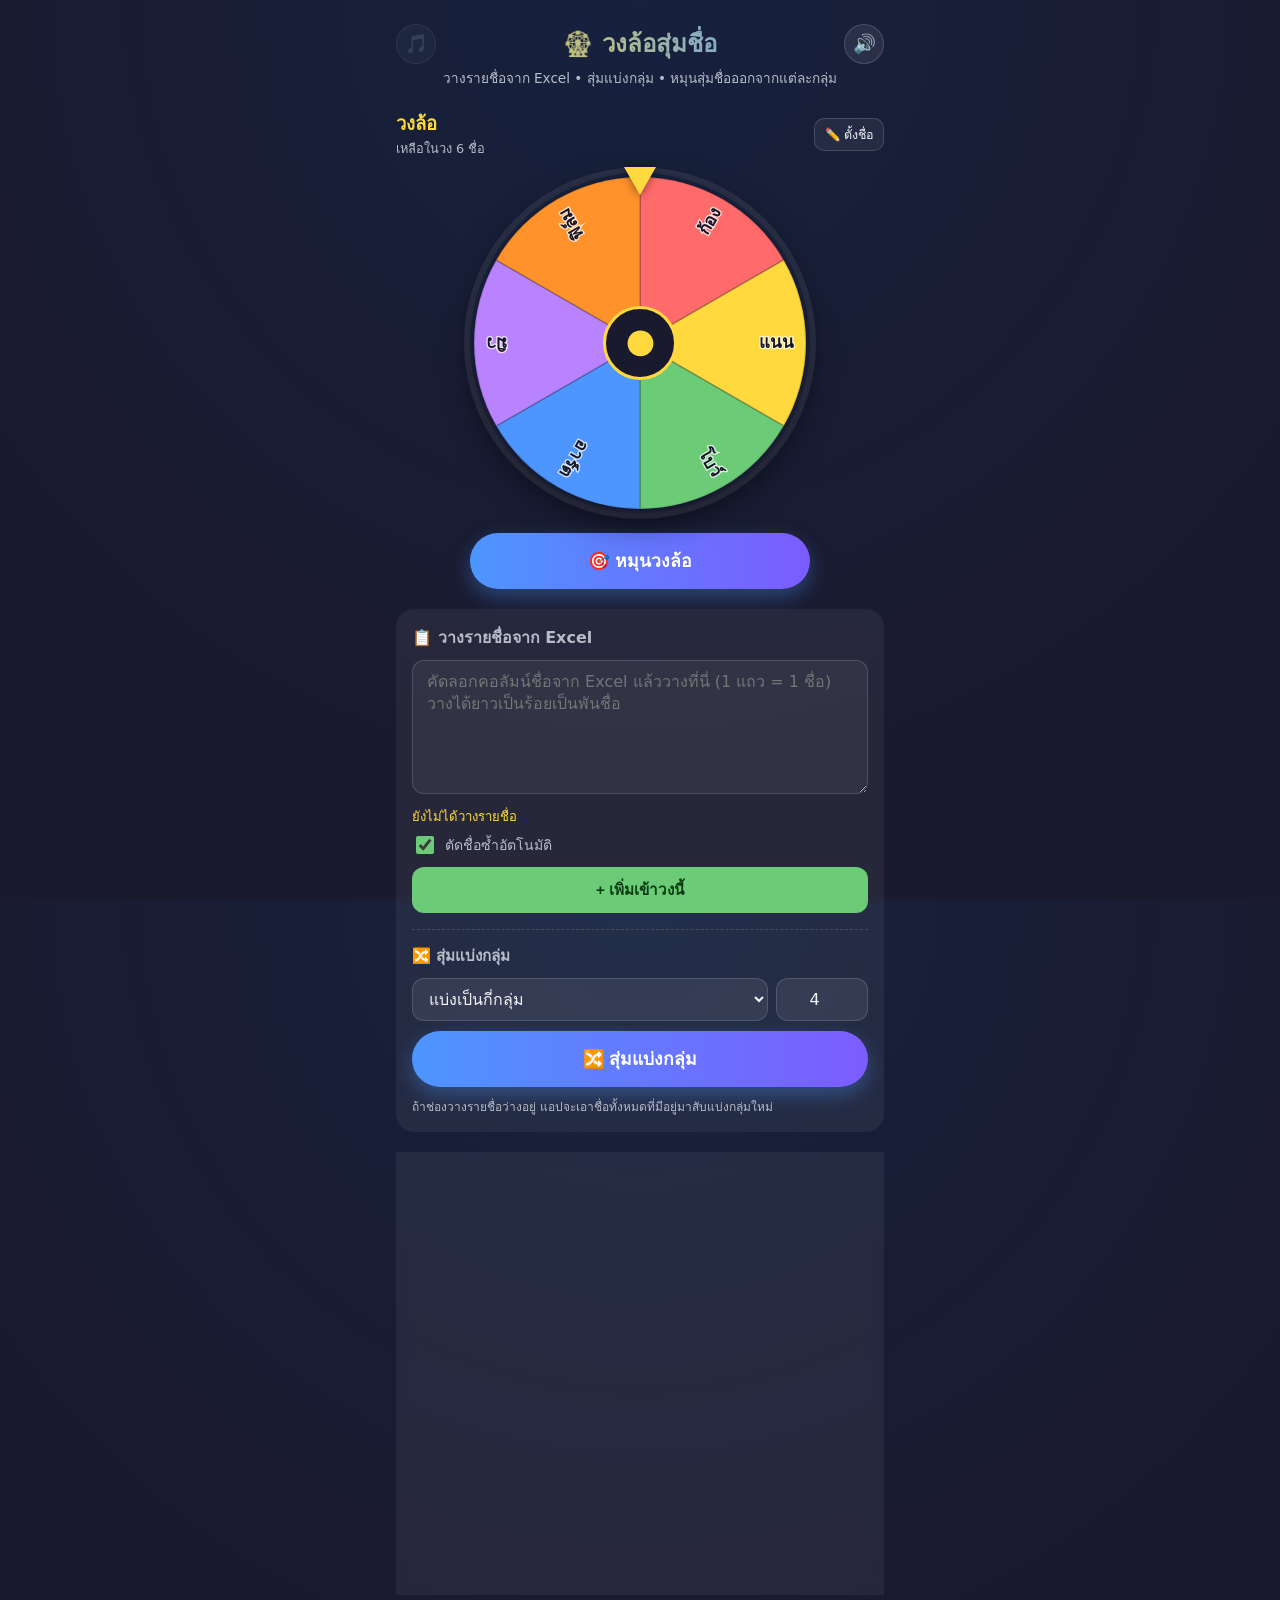
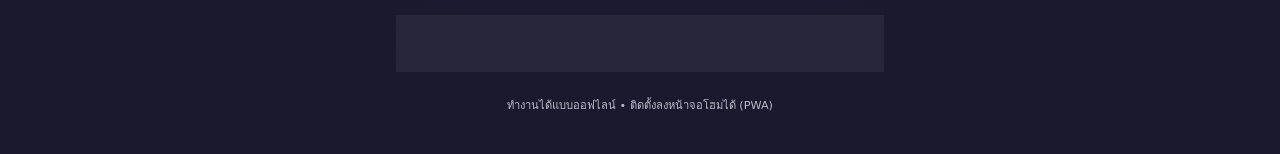
<file: index.html/index.html>
<!DOCTYPE html>
<html lang="th">
<head>
<meta charset="UTF-8" />
<meta name="viewport" content="width=device-width, initial-scale=1, viewport-fit=cover" />
<title>วงล้อสุ่มชื่อ - Wheel of Names</title>
<meta name="description" content="แอปวงล้อสุ่มชื่อ วางรายชื่อจาก Excel สุ่มแบ่งกลุ่ม หมุนวงล้อสุ่มชื่อออกจากแต่ละกลุ่ม พร้อมเสียง ใช้งานได้แบบออฟไลน์" />
<meta name="theme-color" content="#4D96FF" />
<link rel="manifest" href="./manifest.json" />
<link rel="icon" href="./icons/icon-192.png" />
<link rel="apple-touch-icon" href="./icons/icon-192.png" />
<link rel="stylesheet" href="./style.css" />
</head>
<body>
  <div class="app">
    <header>
      <button id="musicBtn" class="icon-btn left" type="button" aria-label="เปิด/ปิดเพลง" aria-pressed="false">🎵</button>
      <button id="soundBtn" class="icon-btn" type="button" aria-label="เปิด/ปิดเสียง" aria-pressed="true">🔊</button>
      <h1>🎡 วงล้อสุ่มชื่อ</h1>
      <p>วางรายชื่อจาก Excel • สุ่มแบ่งกลุ่ม • หมุนสุ่มชื่อออกจากแต่ละกลุ่ม</p>
      <button id="installBtn" class="spin-btn" style="padding:8px 18px;font-size:0.85rem;">📲 ติดตั้งแอป</button>
    </header>

    <!-- Group tabs (shown only when there is more than one group) -->
    <nav id="groupTabs" class="group-tabs" aria-label="เลือกกลุ่ม"></nav>

    <div class="group-head">
      <div class="group-head-text">
        <div id="groupTitle" class="group-title">วงล้อ</div>
        <div id="groupSub" class="group-sub"></div>
      </div>
      <div class="group-head-actions">
        <button id="renameBtn" class="mini-btn" type="button">✏️ ตั้งชื่อ</button>
        <button id="deleteGroupBtn" class="mini-btn danger" type="button">🗑 ลบกลุ่ม</button>
      </div>
    </div>

    <div class="wheel-wrap">
      <div class="pointer" id="pointer"></div>
      <canvas id="wheelCanvas"></canvas>
      <div class="hub">
        <svg viewBox="0 0 24 24" fill="none" xmlns="http://www.w3.org/2000/svg">
          <circle cx="12" cy="12" r="10" fill="#FFD93D"/>
        </svg>
      </div>
    </div>

    <button id="spinBtn" class="spin-btn">🎯 หมุนวงล้อ</button>

    <!-- Drawn (picked out) list for the active group -->
    <div id="drawnPanel" class="panel" style="display:none;">
      <h2>✅ สุ่มออกมาแล้ว (<span id="drawnCount">0</span>)</h2>
      <ol id="drawnList" class="drawn-list"></ol>
      <div class="panel-footer">
        <span></span>
        <button id="restoreAllBtn" type="button">ใส่กลับเข้าวงทั้งหมด</button>
      </div>
    </div>

    <!-- Excel paste + random split -->
    <div class="panel">
      <h2>📋 วางรายชื่อจาก Excel</h2>
      <textarea id="bulkInput" rows="5" spellcheck="false" placeholder="คัดลอกคอลัมน์ชื่อจาก Excel แล้ววางที่นี่ (1 แถว = 1 ชื่อ)&#10;วางได้ยาวเป็นร้อยเป็นพันชื่อ"></textarea>
      <div id="bulkInfo" class="bulk-info">ยังไม่ได้วางรายชื่อ</div>
      <label class="check"><input type="checkbox" id="dedupeChk" checked /> ตัดชื่อซ้ำอัตโนมัติ</label>
      <button id="bulkAddBtn" class="btn-secondary" type="button">+ เพิ่มเข้าวงนี้</button>

      <div class="split-box">
        <h3>🔀 สุ่มแบ่งกลุ่ม</h3>
        <div class="split-row">
          <select id="splitMode" aria-label="วิธีแบ่ง">
            <option value="groups">แบ่งเป็นกี่กลุ่ม</option>
            <option value="size">ไม่เกินกี่คนต่อกลุ่ม</option>
          </select>
          <input id="splitNum" type="number" min="1" value="4" inputmode="numeric" aria-label="จำนวน" />
        </div>
        <button id="splitBtn" class="spin-btn" type="button">🔀 สุ่มแบ่งกลุ่ม</button>
        <p class="bulk-hint">ถ้าช่องวางรายชื่อว่างอยู่ แอปจะเอาชื่อทั้งหมดที่มีอยู่มาสับแบ่งกลุ่มใหม่</p>
      </div>
    </div>

    <!-- Names in the active group -->
    <div class="panel">
      <h2>รายชื่อในวงนี้</h2>
      <div class="add-row">
        <input id="nameInput" type="text" placeholder="พิมพ์ชื่อแล้วกด Enter หรือ +" />
        <button id="addBtn" type="button">+ เพิ่ม</button>
      </div>
      <p class="bulk-hint">เคล็ดลับ: พิมพ์หลายชื่อคั่นด้วยจุลภาค (,) เพื่อเพิ่มทีเดียว</p>

      <ul id="namesList" class="names-list"></ul>
      <p id="emptyMsg" class="empty-msg" style="display:none;">ยังไม่มีชื่อ เพิ่มอย่างน้อย 2 ชื่อเพื่อเริ่มหมุน</p>

      <div class="panel-footer">
        <span id="countLabel">ทั้งหมด 0 ชื่อ</span>
        <button id="clearAllBtn" type="button">ล้างชื่อในวงนี้</button>
      </div>
    </div>

    <!-- Summary of all groups -->
    <details class="panel" id="summaryPanel">
      <summary>📑 สรุปทุกกลุ่ม</summary>
      <div id="summaryBody" class="summary-body"></div>
      <button id="copyAllBtn" class="btn-secondary" type="button">📋 คัดลอกผลทั้งหมด (วางใน Excel ได้)</button>
    </details>

    <footer class="credit">ทำงานได้แบบออฟไลน์ • ติดตั้งลงหน้าจอโฮมได้ (PWA)</footer>
  </div>

  <div id="toast" class="toast" role="status" aria-live="polite"></div>

  <!-- Winner Modal -->
  <div id="modalBackdrop" class="modal-backdrop">
    <div class="modal">
      <div class="trophy">🎉</div>
      <h3>ผู้โชคดีคือ</h3>
      <div class="winner-group" id="winnerGroup"></div>
      <div class="winner-name" id="winnerName">-</div>
      <div class="modal-actions">
        <button id="keepBtn" class="btn-keep" type="button">เก็บไว้ในวง</button>
        <button id="removeBtn" class="btn-remove" type="button">นำออกจากวง</button>
      </div>
    </div>
  </div>

  <script src="./app.js"></script>
</body>
</html>
</file>
<file: index.html/style.css>
:root {
  --bg-1: #1a1a2e;
  --bg-2: #16213e;
  --accent: #4D96FF;
  --accent-2: #FFD93D;
  --card: rgba(255, 255, 255, 0.06);
  --text: #f5f6fa;
  --text-dim: #b8bcc8;
  --danger: #ff6b6b;
  --success: #6BCB77;
  --radius: 18px;
}

* {
  box-sizing: border-box;
}

html, body {
  height: 100%;
  margin: 0;
}

body {
  font-family: "Segoe UI", "Sarabun", "Noto Sans Thai", system-ui, -apple-system, sans-serif;
  background: radial-gradient(circle at top, var(--bg-2), var(--bg-1) 70%);
  color: var(--text);
  min-height: 100vh;
  padding: env(safe-area-inset-top, 0px) 0 env(safe-area-inset-bottom, 0px) 0;
  overflow-x: hidden;
}

.app {
  max-width: 520px;
  margin: 0 auto;
  padding: 20px 16px 40px;
  display: flex;
  flex-direction: column;
  align-items: center;
  gap: 20px;
}

header {
  position: relative;
  width: 100%;
  text-align: center;
  margin-top: 4px;
  padding: 0 44px;
}

header h1 {
  font-size: 1.5rem;
  margin: 0 0 4px;
  background: linear-gradient(90deg, var(--accent-2), var(--accent));
  -webkit-background-clip: text;
  background-clip: text;
  color: transparent;
}

header p {
  margin: 0;
  color: var(--text-dim);
  font-size: 0.85rem;
}

#installBtn {
  display: none;
  margin-top: 10px;
}

/* ---------- Wheel ---------- */
.wheel-wrap {
  position: relative;
  width: min(85vw, 340px);
  height: min(85vw, 340px);
  display: flex;
  align-items: center;
  justify-content: center;
}

.pointer {
  position: absolute;
  top: -6px;
  left: 50%;
  transform: translateX(-50%);
  width: 0;
  height: 0;
  border-left: 16px solid transparent;
  border-right: 16px solid transparent;
  border-top: 28px solid var(--accent-2);
  transform-origin: 50% 15%;
  z-index: 5;
  filter: drop-shadow(0 2px 4px rgba(0,0,0,0.4));
}

#wheelCanvas {
  width: 100%;
  height: 100%;
  border-radius: 50%;
  box-shadow: 0 0 0 6px rgba(255,255,255,0.08), 0 10px 30px rgba(0,0,0,0.5);
  will-change: transform;
  touch-action: manipulation;
}

.hub {
  position: absolute;
  width: 22%;
  height: 22%;
  border-radius: 50%;
  background: var(--bg-1);
  border: 3px solid var(--accent-2);
  z-index: 4;
  display: flex;
  align-items: center;
  justify-content: center;
}

.hub svg {
  width: 45%;
  height: 45%;
}

.spin-btn {
  width: min(85vw, 340px);
  padding: 14px 0;
  font-size: 1.1rem;
  font-weight: 700;
  border: none;
  border-radius: 50px;
  background: linear-gradient(90deg, var(--accent), #7c5cff);
  color: white;
  cursor: pointer;
  box-shadow: 0 8px 20px rgba(77, 150, 255, 0.35);
  transition: transform 0.15s ease, opacity 0.2s ease;
}

.spin-btn:active {
  transform: scale(0.97);
}

.spin-btn:disabled {
  opacity: 0.5;
  cursor: not-allowed;
}

/* ---------- Names panel ---------- */
.panel {
  width: 100%;
  background: var(--card);
  border-radius: var(--radius);
  padding: 16px;
  backdrop-filter: blur(6px);
}

.panel h2 {
  margin: 0 0 10px;
  font-size: 1rem;
  color: var(--text-dim);
  font-weight: 600;
}

.add-row {
  display: flex;
  gap: 8px;
  margin-bottom: 12px;
}

.add-row input {
  flex: 1;
  padding: 10px 14px;
  border-radius: 12px;
  border: 1px solid rgba(255,255,255,0.15);
  background: rgba(255,255,255,0.05);
  color: var(--text);
  font-size: 1rem;
  outline: none;
}

.add-row input:focus {
  border-color: var(--accent);
}

.add-row button {
  padding: 10px 16px;
  border-radius: 12px;
  border: none;
  background: var(--success);
  color: #0b3b12;
  font-weight: 700;
  cursor: pointer;
  white-space: nowrap;
}

.bulk-hint {
  font-size: 0.75rem;
  color: var(--text-dim);
  margin: -4px 0 12px;
}

.names-list {
  list-style: none;
  margin: 0;
  padding: 0;
  display: flex;
  flex-direction: column;
  gap: 8px;
  max-height: 260px;
  overflow-y: auto;
}

.names-list li {
  display: flex;
  align-items: center;
  justify-content: space-between;
  background: rgba(255,255,255,0.06);
  padding: 8px 12px;
  border-radius: 10px;
  font-size: 0.95rem;
}

.names-list li .swatch {
  display: inline-block;
  width: 10px;
  height: 10px;
  border-radius: 50%;
  margin-right: 10px;
  flex-shrink: 0;
}

.names-list li .name-text {
  flex: 1;
  overflow: hidden;
  text-overflow: ellipsis;
  white-space: nowrap;
  display: flex;
  align-items: center;
}

.names-list li button {
  border: none;
  background: transparent;
  color: var(--danger);
  font-size: 1.2rem;
  cursor: pointer;
  padding: 2px 8px;
  line-height: 1;
}

.panel-footer {
  display: flex;
  justify-content: space-between;
  align-items: center;
  margin-top: 12px;
  font-size: 0.85rem;
  color: var(--text-dim);
}

.panel-footer button {
  border: none;
  background: transparent;
  color: var(--danger);
  cursor: pointer;
  font-size: 0.85rem;
  text-decoration: underline;
}

.empty-msg {
  text-align: center;
  color: var(--text-dim);
  font-size: 0.9rem;
  padding: 10px 0;
}

/* ---------- Winner Modal ---------- */
.modal-backdrop {
  position: fixed;
  inset: 0;
  background: rgba(0,0,0,0.6);
  display: none;
  align-items: center;
  justify-content: center;
  z-index: 50;
  padding: 20px;
}

.modal-backdrop.show {
  display: flex;
}

.modal {
  background: linear-gradient(160deg, #232945, #171b30);
  border-radius: 20px;
  padding: 30px 24px;
  text-align: center;
  max-width: 320px;
  width: 100%;
  box-shadow: 0 20px 60px rgba(0,0,0,0.5);
  animation: pop 0.35s ease;
}

@keyframes pop {
  0% { transform: scale(0.7); opacity: 0; }
  100% { transform: scale(1); opacity: 1; }
}

.modal .trophy {
  font-size: 2.6rem;
  margin-bottom: 6px;
}

.modal h3 {
  margin: 0 0 4px;
  color: var(--text-dim);
  font-size: 0.95rem;
  font-weight: 500;
}

.modal .winner-name {
  font-size: 1.6rem;
  font-weight: 800;
  color: var(--accent-2);
  margin: 6px 0 22px;
  word-break: break-word;
}

.modal-actions {
  display: flex;
  gap: 10px;
}

.modal-actions button {
  flex: 1;
  padding: 12px 0;
  border-radius: 12px;
  border: none;
  font-weight: 700;
  cursor: pointer;
  font-size: 0.9rem;
}

.btn-keep {
  background: rgba(255,255,255,0.1);
  color: var(--text);
}

.btn-remove {
  background: var(--danger);
  color: #3b0b0b;
}

footer.credit {
  color: var(--text-dim);
  font-size: 0.7rem;
  text-align: center;
  margin-top: 4px;
}

/* ---------- Mobile readability improvements ---------- */
.names-list li .name-text {
  white-space: normal;
  overflow: visible;
  text-overflow: clip;
  overflow-wrap: anywhere;
  line-height: 1.35;
  min-width: 0;
}

@media (max-width: 480px) {
  .app {
    padding: 14px 10px 32px;
    gap: 16px;
  }

  .wheel-wrap {
    width: min(94vw, 390px);
    height: min(94vw, 390px);
  }

  .spin-btn {
    width: min(94vw, 390px);
  }

  .panel {
    padding: 14px 12px;
  }

  .add-row {
    align-items: stretch;
  }

  .add-row input {
    min-width: 0;
  }

  .add-row button {
    padding-inline: 12px;
  }

  .names-list {
    max-height: 320px;
  }
}

@media (max-width: 350px) {
  .add-row {
    flex-direction: column;
  }
}


/* ============================================================
   Groups, Excel import, sound, toast
   ============================================================ */

/* ---------- Sound button ---------- */
.icon-btn {
  position: absolute;
  top: 0;
  right: 0;
  width: 40px;
  height: 40px;
  border-radius: 50%;
  border: 1px solid rgba(255,255,255,0.15);
  background: rgba(255,255,255,0.08);
  color: var(--text);
  font-size: 1.15rem;
  line-height: 1;
  cursor: pointer;
}

.icon-btn:active {
  transform: scale(0.94);
}

/* ---------- Group tabs ---------- */
.group-tabs {
  display: none;
  width: 100%;
  gap: 8px;
  overflow-x: auto;
  padding: 2px 2px 6px;
  scrollbar-width: none;
  -webkit-overflow-scrolling: touch;
}

.group-tabs::-webkit-scrollbar {
  display: none;
}

.tab {
  flex: 0 0 auto;
  padding: 8px 14px;
  border-radius: 50px;
  border: 1px solid rgba(255,255,255,0.15);
  background: rgba(255,255,255,0.06);
  color: var(--text-dim);
  font-size: 0.9rem;
  font-weight: 600;
  cursor: pointer;
  white-space: nowrap;
}

.tab.active {
  background: linear-gradient(90deg, var(--accent), #7c5cff);
  border-color: transparent;
  color: #fff;
}

.group-head {
  width: 100%;
  display: flex;
  align-items: center;
  justify-content: space-between;
  gap: 10px;
  margin-bottom: -6px;
}

.group-head-text {
  min-width: 0;
}

.group-title {
  font-size: 1.15rem;
  font-weight: 800;
  color: var(--accent-2);
  overflow-wrap: anywhere;
}

.group-sub {
  font-size: 0.8rem;
  color: var(--text-dim);
}

.group-head-actions {
  display: flex;
  gap: 6px;
  flex-shrink: 0;
}

.mini-btn {
  padding: 6px 10px;
  border-radius: 10px;
  border: 1px solid rgba(255,255,255,0.15);
  background: rgba(255,255,255,0.06);
  color: var(--text);
  font-size: 0.78rem;
  cursor: pointer;
  white-space: nowrap;
}

.mini-btn.danger {
  color: var(--danger);
}

/* ---------- Drawn list ---------- */
.drawn-list {
  margin: 0;
  padding: 0;
  list-style: none;
  counter-reset: drawn;
  display: flex;
  flex-direction: column;
  gap: 8px;
  max-height: 260px;
  overflow-y: auto;
}

.drawn-list li {
  counter-increment: drawn;
  display: flex;
  align-items: center;
  justify-content: space-between;
  gap: 8px;
  background: rgba(107, 203, 119, 0.12);
  padding: 8px 12px;
  border-radius: 10px;
  font-size: 0.95rem;
}

.drawn-list li::before {
  content: counter(drawn);
  flex-shrink: 0;
  width: 24px;
  height: 24px;
  border-radius: 50%;
  background: var(--success);
  color: #0b3b12;
  font-size: 0.78rem;
  font-weight: 800;
  display: flex;
  align-items: center;
  justify-content: center;
}

.drawn-list .name-text {
  flex: 1;
  min-width: 0;
  overflow-wrap: anywhere;
  line-height: 1.35;
}

.drawn-list li button {
  border: none;
  background: transparent;
  color: var(--text-dim);
  font-size: 1.15rem;
  cursor: pointer;
  padding: 2px 8px;
  line-height: 1;
}

/* ---------- Excel import / split ---------- */
#bulkInput {
  width: 100%;
  min-height: 110px;
  resize: vertical;
  padding: 10px 14px;
  border-radius: 12px;
  border: 1px solid rgba(255,255,255,0.15);
  background: rgba(255,255,255,0.05);
  color: var(--text);
  font-family: inherit;
  font-size: 1rem;
  line-height: 1.4;
  outline: none;
}

#bulkInput:focus {
  border-color: var(--accent);
}

.bulk-info {
  margin: 8px 0 4px;
  font-size: 0.82rem;
  color: var(--accent-2);
  min-height: 1.2em;
}

.check {
  display: flex;
  align-items: center;
  gap: 8px;
  font-size: 0.88rem;
  color: var(--text-dim);
  margin: 6px 0 10px;
}

.check input {
  width: 18px;
  height: 18px;
  accent-color: var(--success);
}

.btn-secondary {
  width: 100%;
  padding: 11px 0;
  border-radius: 12px;
  border: none;
  background: var(--success);
  color: #0b3b12;
  font-weight: 700;
  font-size: 0.95rem;
  cursor: pointer;
}

.btn-secondary:active {
  transform: scale(0.98);
}

.split-box {
  margin-top: 16px;
  padding-top: 14px;
  border-top: 1px dashed rgba(255,255,255,0.15);
}

.split-box h3 {
  margin: 0 0 10px;
  font-size: 0.95rem;
  color: var(--text-dim);
  font-weight: 600;
}

.split-row {
  display: flex;
  gap: 8px;
  margin-bottom: 10px;
}

.split-row select,
.split-row input {
  padding: 10px 12px;
  border-radius: 12px;
  border: 1px solid rgba(255,255,255,0.15);
  background: rgba(255,255,255,0.08);
  color: var(--text);
  font-family: inherit;
  font-size: 1rem;
  outline: none;
}

.split-row select {
  flex: 1;
  min-width: 0;
}

.split-row select option {
  color: #111;
}

.split-row input {
  width: 92px;
  text-align: center;
}

.split-box .spin-btn {
  width: 100%;
}

.split-box .bulk-hint {
  margin: 10px 0 0;
}

/* ---------- Summary ---------- */
details.panel > summary {
  cursor: pointer;
  font-weight: 600;
  color: var(--text-dim);
  font-size: 1rem;
}

.summary-body {
  margin: 12px 0;
  display: flex;
  flex-direction: column;
  gap: 10px;
  max-height: 360px;
  overflow-y: auto;
}

.sum-group {
  background: rgba(255,255,255,0.06);
  padding: 10px 12px;
  border-radius: 10px;
  font-size: 0.88rem;
}

.sum-group strong {
  color: var(--accent-2);
}

.sum-group p {
  margin: 4px 0 0;
  color: var(--text);
  line-height: 1.5;
  overflow-wrap: anywhere;
}

/* ---------- Toast ---------- */
.toast {
  position: fixed;
  left: 50%;
  bottom: calc(24px + env(safe-area-inset-bottom, 0px));
  transform: translate(-50%, 20px);
  max-width: min(92vw, 420px);
  padding: 11px 18px;
  border-radius: 50px;
  background: rgba(20, 22, 40, 0.96);
  border: 1px solid rgba(255,255,255,0.15);
  color: var(--text);
  font-size: 0.88rem;
  text-align: center;
  opacity: 0;
  pointer-events: none;
  transition: opacity 0.2s ease, transform 0.2s ease;
  z-index: 60;
}

.toast.show {
  opacity: 1;
  transform: translate(-50%, 0);
}

/* ---------- Modal extra ---------- */
.modal .winner-group {
  color: var(--text-dim);
  font-size: 0.85rem;
  min-height: 1em;
}

/* ---------- Music button ---------- */
.icon-btn.left {
  right: auto;
  left: 0;
}

#musicBtn.off {
  opacity: 0.45;
}

#musicBtn:not(.off) {
  background: linear-gradient(135deg, var(--accent), #7c5cff);
  border-color: transparent;
  animation: musicPulse 1.2s ease-in-out infinite;
}

@keyframes musicPulse {
  0%, 100% { transform: scale(1); }
  50% { transform: scale(1.08); }
}
</file>
